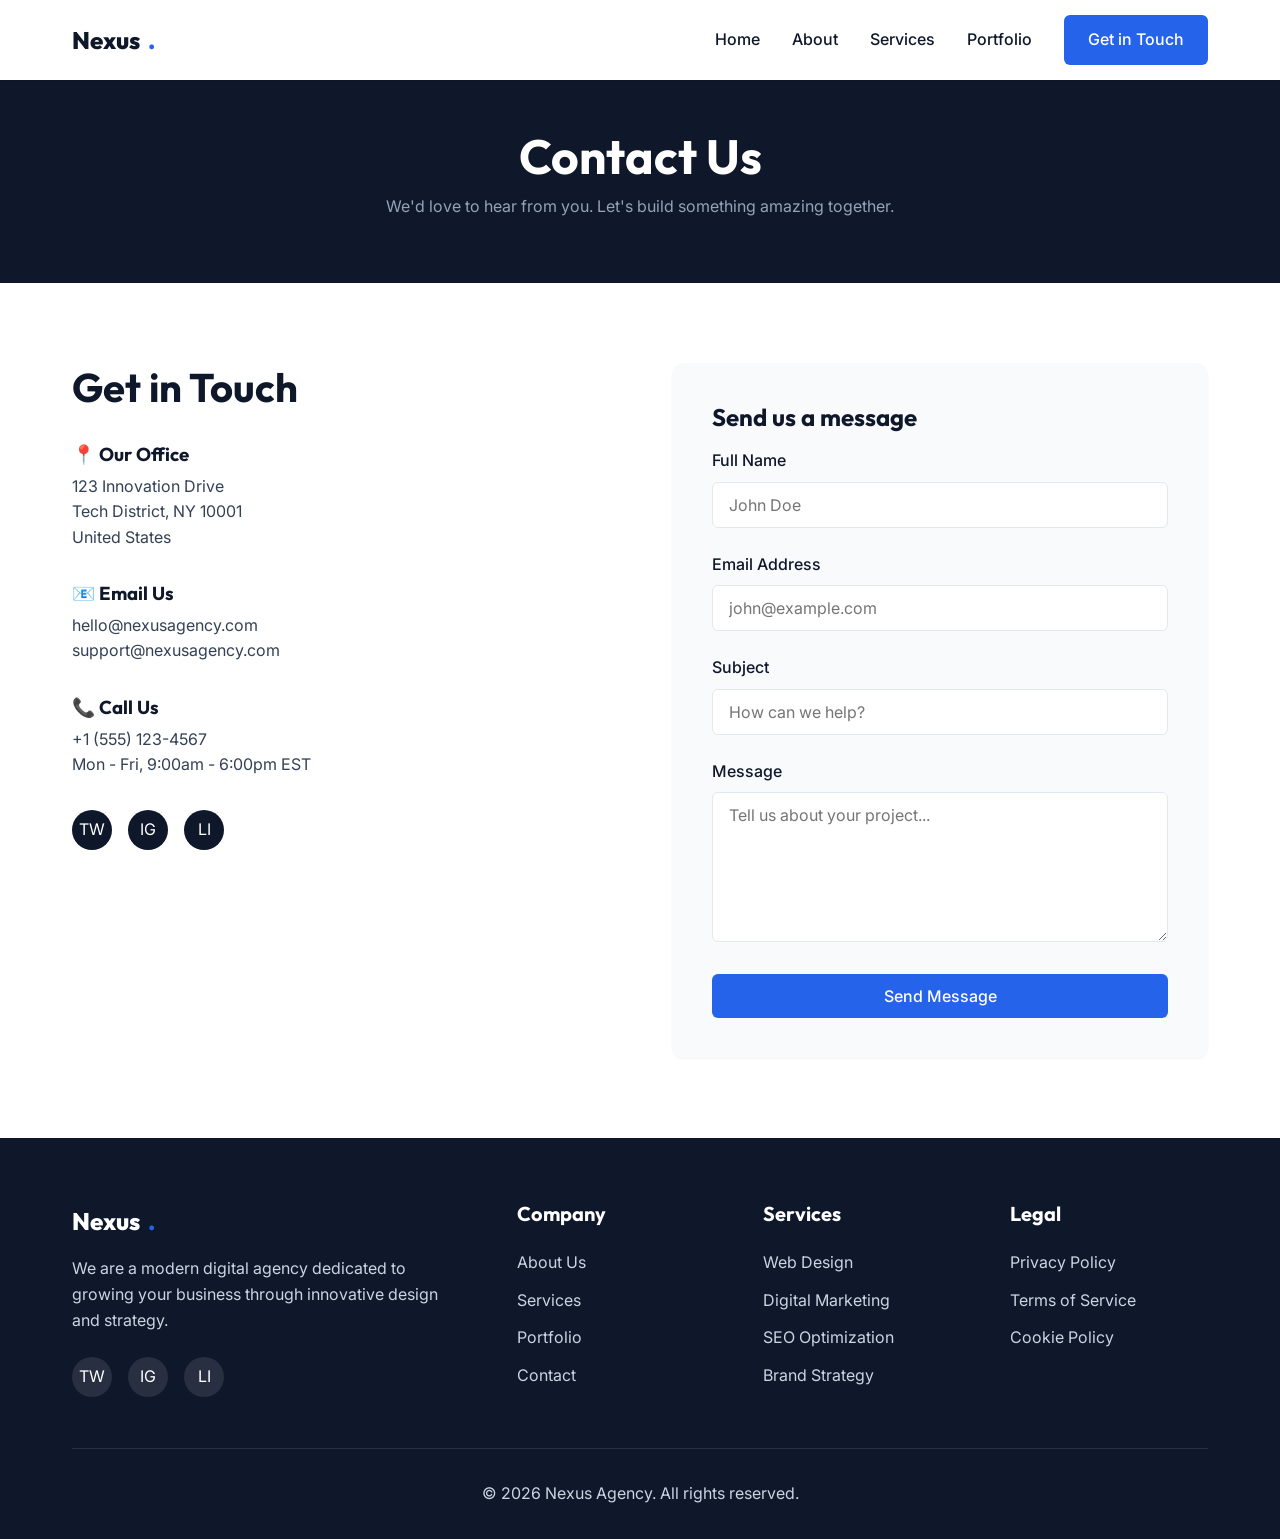
<file: contact.html>
<!DOCTYPE html>
<html lang="en">
<head>
    <meta charset="UTF-8">
    <meta name="viewport" content="width=device-width, initial-scale=1.0">
    <title>Contact Us | Nexus</title>
    <meta name="description" content="Get in touch with Nexus for your web design, development, and marketing needs.">
    <link rel="stylesheet" href="css/style.css">
</head>
<body>
    <header class="header">
        <div class="container navbar">
            <div class="logo">
                <a href="index.html">Nexus<span>.</span></a>
            </div>
            <nav class="nav-links">
                <a href="index.html">Home</a>
                <a href="about.html">About</a>
                <a href="services.html">Services</a>
                <a href="portfolio.html">Portfolio</a>
                <a href="contact.html" class="active btn btn-primary" style="color: white">Get in Touch</a>
            </nav>
            <button class="mobile-menu-btn">☰</button>
        </div>
    </header>

    <main>
        <!-- Page Header -->
        <section class="page-header">
            <div class="container fade-in">
                <h1>Contact Us</h1>
                <p>We'd love to hear from you. Let's build something amazing together.</p>
            </div>
        </section>

        <!-- Contact Section -->
        <section class="section">
            <div class="container">
                <div class="grid grid-2" style="gap: 4rem;">
                    
                    <!-- Contact Info -->
                    <div class="fade-in">
                        <h2 class="section-title" style="text-align: left; margin-bottom: 2rem;">Get in Touch</h2>
                        
                        <div class="mb-8">
                            <h3 style="color: var(--color-primary); margin-bottom: 0.5rem; font-family: var(--font-heading);">📍 Our Office</h3>
                            <p>123 Innovation Drive<br>Tech District, NY 10001<br>United States</p>
                        </div>
                        
                        <div class="mb-8">
                            <h3 style="color: var(--color-primary); margin-bottom: 0.5rem; font-family: var(--font-heading);">📧 Email Us</h3>
                            <p><a href="mailto:hello@nexusagency.com" style="color: var(--color-secondary);">hello@nexusagency.com</a><br>
                            <a href="mailto:support@nexusagency.com" style="color: var(--color-secondary);">support@nexusagency.com</a></p>
                        </div>
                        
                        <div class="mb-8">
                            <h3 style="color: var(--color-primary); margin-bottom: 0.5rem; font-family: var(--font-heading);">📞 Call Us</h3>
                            <p><a href="tel:+15551234567" style="color: var(--color-secondary);">+1 (555) 123-4567</a><br>
                            Mon - Fri, 9:00am - 6:00pm EST</p>
                        </div>
                        
                        <div class="social-links" style="margin-top: 2rem;">
                            <a href="#" style="background: var(--color-primary);"><span style="color: white;">TW</span></a>
                            <a href="#" style="background: var(--color-primary);"><span style="color: white;">IG</span></a>
                            <a href="#" style="background: var(--color-primary);"><span style="color: white;">LI</span></a>
                        </div>
                    </div>
                    
                    <!-- Contact Form -->
                    <div class="card fade-in" style="background: var(--color-light); border: none;">
                        <h3 class="mb-4" style="font-size: 1.5rem;">Send us a message</h3>
                        <form action="#" method="POST" onsubmit="event.preventDefault(); alert('Message sent successfully! (This is a demo)');">
                            <div class="form-group">
                                <label for="name" class="form-label">Full Name</label>
                                <input type="text" id="name" name="name" class="form-control" placeholder="John Doe" required>
                            </div>
                            
                            <div class="form-group">
                                <label for="email" class="form-label">Email Address</label>
                                <input type="email" id="email" name="email" class="form-control" placeholder="john@example.com" required>
                            </div>
                            
                            <div class="form-group">
                                <label for="subject" class="form-label">Subject</label>
                                <input type="text" id="subject" name="subject" class="form-control" placeholder="How can we help?" required>
                            </div>
                            
                            <div class="form-group">
                                <label for="message" class="form-label">Message</label>
                                <textarea id="message" name="message" class="form-control" placeholder="Tell us about your project..." required></textarea>
                            </div>
                            
                            <button type="submit" class="btn btn-primary" style="width: 100%;">Send Message</button>
                        </form>
                    </div>
                    
                </div>
            </div>
        </section>

    </main>

    <footer class="footer">
        <div class="container">
            <div class="footer-top">
                <div class="footer-brand fade-in">
                    <div class="logo"><a href="index.html">Nexus<span>.</span></a></div>
                    <p>We are a modern digital agency dedicated to growing your business through innovative design and strategy.</p>
                    <div class="social-links">
                        <a href="#">TW</a>
                        <a href="#">IG</a>
                        <a href="#">LI</a>
                    </div>
                </div>
                <div class="footer-links fade-in">
                    <h4 class="footer-title">Company</h4>
                    <ul>
                        <li><a href="about.html">About Us</a></li>
                        <li><a href="services.html">Services</a></li>
                        <li><a href="portfolio.html">Portfolio</a></li>
                        <li><a href="contact.html">Contact</a></li>
                    </ul>
                </div>
                <div class="footer-links fade-in">
                    <h4 class="footer-title">Services</h4>
                    <ul>
                        <li><a href="services.html">Web Design</a></li>
                        <li><a href="services.html">Digital Marketing</a></li>
                        <li><a href="services.html">SEO Optimization</a></li>
                        <li><a href="services.html">Brand Strategy</a></li>
                    </ul>
                </div>
                <div class="footer-links fade-in">
                    <h4 class="footer-title">Legal</h4>
                    <ul>
                        <li><a href="#">Privacy Policy</a></li>
                        <li><a href="#">Terms of Service</a></li>
                        <li><a href="#">Cookie Policy</a></li>
                    </ul>
                </div>
            </div>
            <div class="footer-bottom">
                <p>&copy; 2026 Nexus Agency. All rights reserved.</p>
            </div>
        </div>
    </footer>
    <script src="js/main.js"></script>
</body>
</html>
</file>
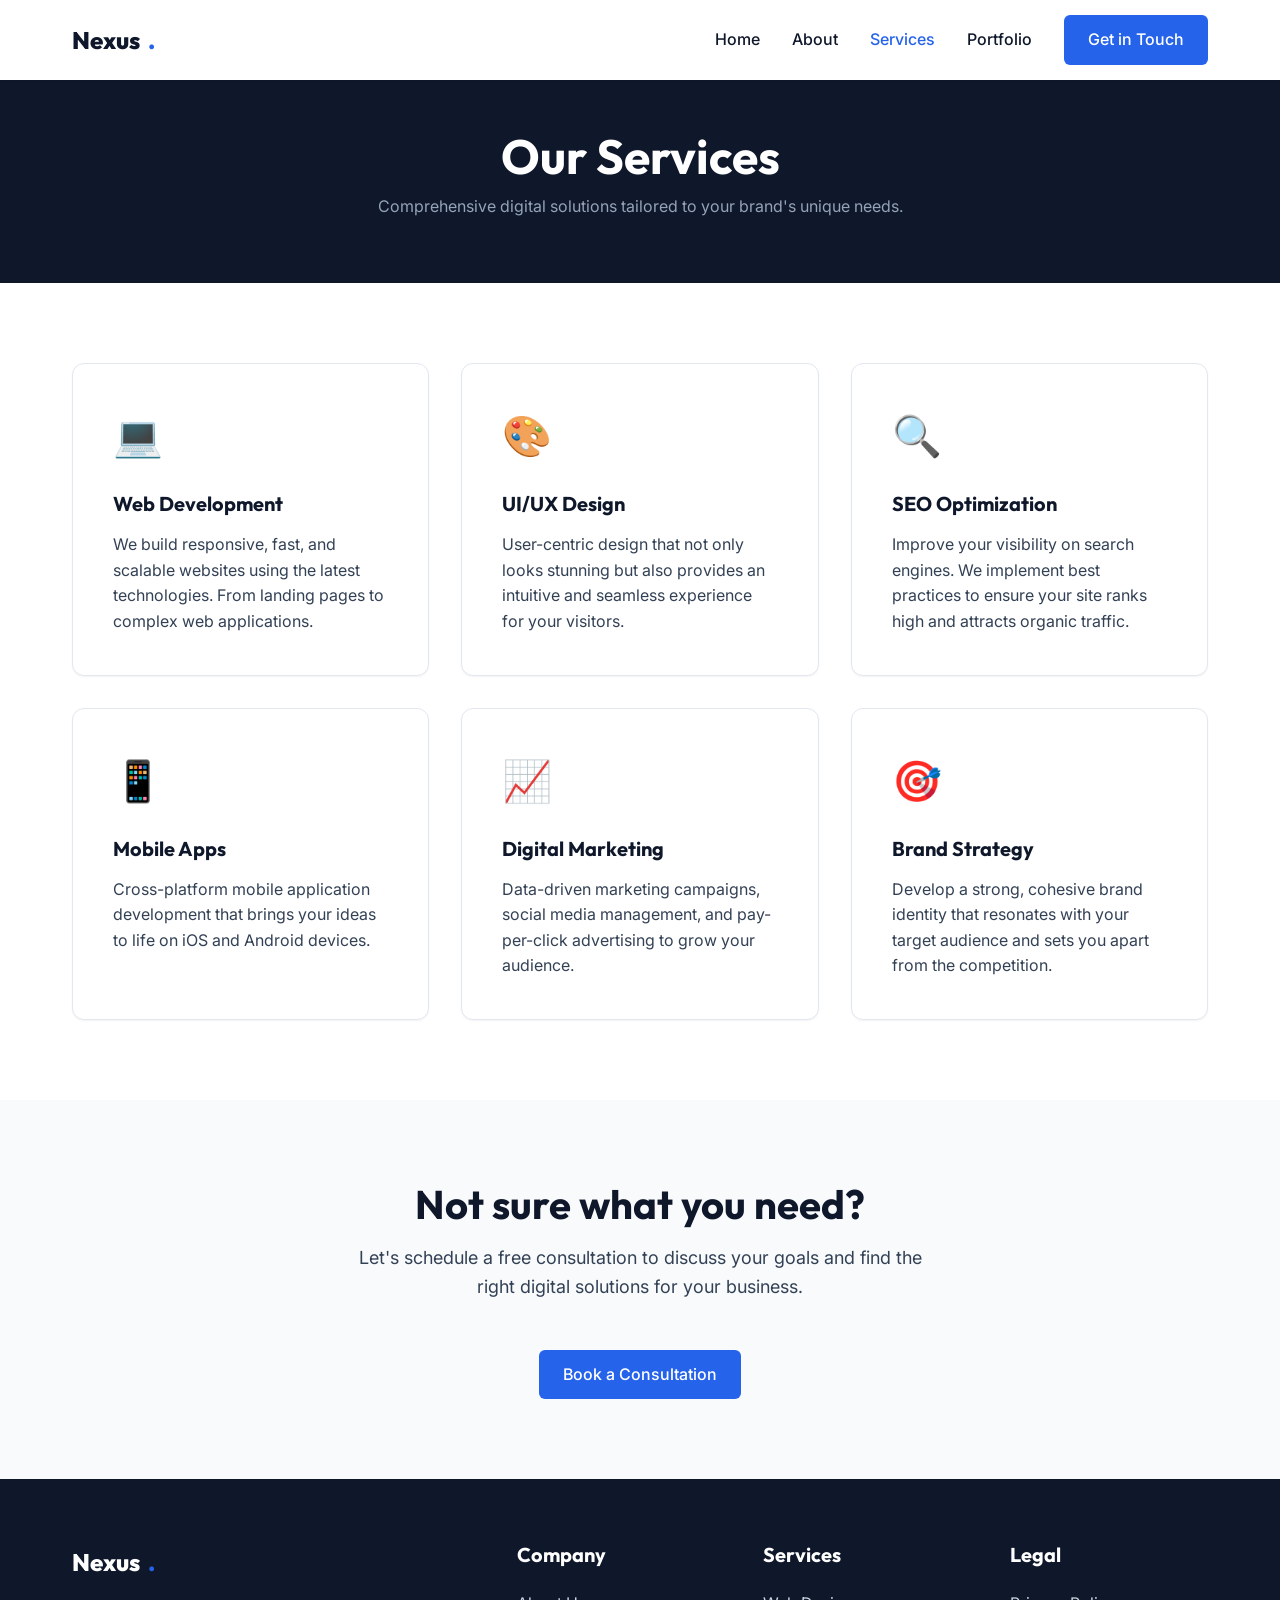
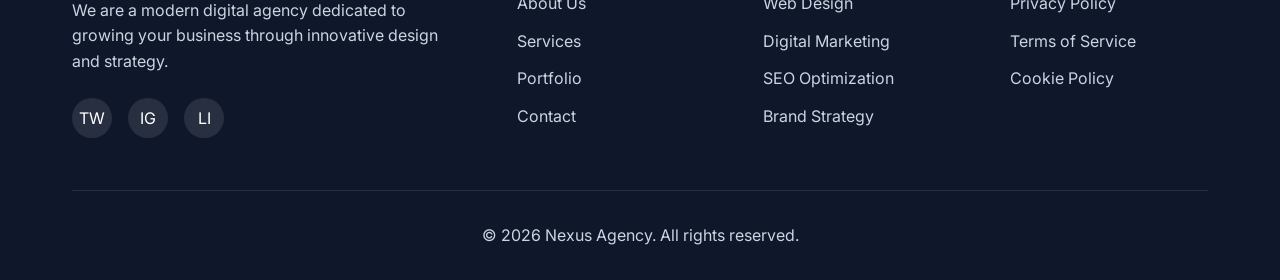
<file: services.html>
<!DOCTYPE html>
<html lang="en">
<head>
    <meta charset="UTF-8">
    <meta name="viewport" content="width=device-width, initial-scale=1.0">
    <title>Services | Nexus</title>
    <meta name="description" content="Discover our full range of digital services including web development, design, SEO, and marketing.">
    <link rel="stylesheet" href="css/style.css">
</head>
<body>
    <header class="header">
        <div class="container navbar">
            <div class="logo">
                <a href="index.html">Nexus<span>.</span></a>
            </div>
            <nav class="nav-links">
                <a href="index.html">Home</a>
                <a href="about.html">About</a>
                <a href="services.html" class="active">Services</a>
                <a href="portfolio.html">Portfolio</a>
                <a href="contact.html" class="btn btn-primary" style="color: white">Get in Touch</a>
            </nav>
            <button class="mobile-menu-btn">☰</button>
        </div>
    </header>

    <main>
        <!-- Page Header -->
        <section class="page-header">
            <div class="container fade-in">
                <h1>Our Services</h1>
                <p>Comprehensive digital solutions tailored to your brand's unique needs.</p>
            </div>
        </section>

        <!-- Services Grid -->
        <section class="section">
            <div class="container">
                <div class="grid grid-3">
                    <div class="card fade-in">
                        <div class="card-icon">💻</div>
                        <h3 class="card-title">Web Development</h3>
                        <p>We build responsive, fast, and scalable websites using the latest technologies. From landing pages to complex web applications.</p>
                    </div>
                    <div class="card fade-in">
                        <div class="card-icon">🎨</div>
                        <h3 class="card-title">UI/UX Design</h3>
                        <p>User-centric design that not only looks stunning but also provides an intuitive and seamless experience for your visitors.</p>
                    </div>
                    <div class="card fade-in">
                        <div class="card-icon">🔍</div>
                        <h3 class="card-title">SEO Optimization</h3>
                        <p>Improve your visibility on search engines. We implement best practices to ensure your site ranks high and attracts organic traffic.</p>
                    </div>
                    <div class="card fade-in">
                        <div class="card-icon">📱</div>
                        <h3 class="card-title">Mobile Apps</h3>
                        <p>Cross-platform mobile application development that brings your ideas to life on iOS and Android devices.</p>
                    </div>
                    <div class="card fade-in">
                        <div class="card-icon">📈</div>
                        <h3 class="card-title">Digital Marketing</h3>
                        <p>Data-driven marketing campaigns, social media management, and pay-per-click advertising to grow your audience.</p>
                    </div>
                    <div class="card fade-in">
                        <div class="card-icon">🎯</div>
                        <h3 class="card-title">Brand Strategy</h3>
                        <p>Develop a strong, cohesive brand identity that resonates with your target audience and sets you apart from the competition.</p>
                    </div>
                </div>
            </div>
        </section>

        <!-- Call to Action -->
        <section class="section section-bg-light" style="text-align: center;">
            <div class="container fade-in">
                <h2 class="section-title">Not sure what you need?</h2>
                <p class="section-subtitle">Let's schedule a free consultation to discuss your goals and find the right digital solutions for your business.</p>
                <a href="contact.html" class="btn btn-primary">Book a Consultation</a>
            </div>
        </section>
    </main>

    <footer class="footer">
        <div class="container">
            <div class="footer-top">
                <div class="footer-brand fade-in">
                    <div class="logo"><a href="index.html">Nexus<span>.</span></a></div>
                    <p>We are a modern digital agency dedicated to growing your business through innovative design and strategy.</p>
                    <div class="social-links">
                        <a href="#">TW</a>
                        <a href="#">IG</a>
                        <a href="#">LI</a>
                    </div>
                </div>
                <div class="footer-links fade-in">
                    <h4 class="footer-title">Company</h4>
                    <ul>
                        <li><a href="about.html">About Us</a></li>
                        <li><a href="services.html">Services</a></li>
                        <li><a href="portfolio.html">Portfolio</a></li>
                        <li><a href="contact.html">Contact</a></li>
                    </ul>
                </div>
                <div class="footer-links fade-in">
                    <h4 class="footer-title">Services</h4>
                    <ul>
                        <li><a href="services.html">Web Design</a></li>
                        <li><a href="services.html">Digital Marketing</a></li>
                        <li><a href="services.html">SEO Optimization</a></li>
                        <li><a href="services.html">Brand Strategy</a></li>
                    </ul>
                </div>
                <div class="footer-links fade-in">
                    <h4 class="footer-title">Legal</h4>
                    <ul>
                        <li><a href="#">Privacy Policy</a></li>
                        <li><a href="#">Terms of Service</a></li>
                        <li><a href="#">Cookie Policy</a></li>
                    </ul>
                </div>
            </div>
            <div class="footer-bottom">
                <p>&copy; 2026 Nexus Agency. All rights reserved.</p>
            </div>
        </div>
    </footer>
    <script src="js/main.js"></script>
</body>
</html>
</file>
<file: css/style.css>
@import url('https://fonts.googleapis.com/css2?family=Inter:wght@400;500;600&family=Outfit:wght@400;600;700;800&display=swap');

:root {
  /* Colors */
  --color-primary: #0f172a;    /* slate-900 */
  --color-secondary: #334155;  /* slate-700 */
  --color-accent: #2563eb;     /* blue-600 */
  --color-accent-hover: #1d4ed8; /* blue-700 */
  --color-light: #f8fafc;      /* slate-50 */
  --color-white: #ffffff;
  --color-border: #e2e8f0;     /* slate-200 */
  
  /* Typography */
  --font-body: 'Inter', sans-serif;
  --font-heading: 'Outfit', sans-serif;
  
  /* Layout */
  --container-width: 1200px;
  --header-height: 80px;
  
  /* Transitions */
  --transition-fast: 0.2s ease;
  --transition-normal: 0.3s ease;
  --transition-slow: 0.5s ease;
  
  /* Shadows */
  --shadow-sm: 0 1px 2px 0 rgb(0 0 0 / 0.05);
  --shadow-md: 0 4px 6px -1px rgb(0 0 0 / 0.1), 0 2px 4px -2px rgb(0 0 0 / 0.1);
  --shadow-lg: 0 10px 15px -3px rgb(0 0 0 / 0.1), 0 4px 6px -4px rgb(0 0 0 / 0.1);
}

/* =========================================
   Reset & Base Styles
   ========================================= */
* {
  margin: 0;
  padding: 0;
  box-sizing: border-box;
}

html {
  scroll-behavior: smooth;
}

body {
  font-family: var(--font-body);
  color: var(--color-secondary);
  background-color: var(--color-white);
  line-height: 1.6;
  font-size: 16px;
  overflow-x: hidden;
}

h1, h2, h3, h4, h5, h6 {
  font-family: var(--font-heading);
  color: var(--color-primary);
  font-weight: 700;
  line-height: 1.2;
}

a {
  text-decoration: none;
  color: var(--color-accent);
  transition: color var(--transition-fast);
}

a:hover {
  color: var(--color-accent-hover);
}

ul {
  list-style: none;
}

img {
  max-width: 100%;
  height: auto;
  display: block;
}

/* =========================================
   Layout Components
   ========================================= */
.container {
  width: 100%;
  max-width: var(--container-width);
  margin: 0 auto;
  padding: 0 2rem;
}

.section {
  padding: 5rem 0;
}

.section-bg-light {
  background-color: var(--color-light);
}

.section-title {
  text-align: center;
  font-size: 2.5rem;
  margin-bottom: 1rem;
}

.section-subtitle {
  text-align: center;
  color: var(--color-secondary);
  max-width: 600px;
  margin: 0 auto 3rem auto;
  font-size: 1.125rem;
}

/* =========================================
   Buttons
   ========================================= */
.btn {
  display: inline-block;
  padding: 0.75rem 1.5rem;
  font-weight: 500;
  border-radius: 0.375rem;
  text-align: center;
  cursor: pointer;
  transition: all var(--transition-normal);
  border: none;
  font-family: var(--font-body);
  font-size: 1rem;
}

.btn-primary {
  background-color: var(--color-accent);
  color: var(--color-white);
}

.btn-primary:hover {
  background-color: var(--color-accent-hover);
  color: var(--color-white);
  transform: translateY(-2px);
  box-shadow: var(--shadow-md);
}

.btn-outline {
  background-color: transparent;
  color: var(--color-accent);
  border: 2px solid var(--color-accent);
}

.btn-outline:hover {
  background-color: var(--color-accent);
  color: var(--color-white);
  transform: translateY(-2px);
}

/* =========================================
   Header & Navbar
   ========================================= */
.header {
  position: fixed;
  top: 0;
  left: 0;
  width: 100%;
  height: var(--header-height);
  background-color: var(--color-white);
  box-shadow: var(--shadow-sm);
  z-index: 1000;
  transition: background-color var(--transition-normal), box-shadow var(--transition-normal);
}

.header.transparent {
  background-color: transparent;
  box-shadow: none;
}

.header.scrolled {
  background-color: rgba(255, 255, 255, 0.95);
  backdrop-filter: blur(10px);
  box-shadow: var(--shadow-sm);
}

.navbar {
  display: flex;
  justify-content: space-between;
  align-items: center;
  height: 100%;
}

.logo a {
  font-family: var(--font-heading);
  font-size: 1.5rem;
  font-weight: 800;
  color: var(--color-primary);
  display: flex;
  align-items: center;
  gap: 0.5rem;
}

.logo span {
  color: var(--color-accent);
}

.nav-links {
  display: flex;
  gap: 2rem;
  align-items: center;
}

.nav-links a {
  color: var(--color-primary);
  font-weight: 500;
  font-size: 1rem;
}

.nav-links a:hover,
.nav-links a.active {
  color: var(--color-accent);
}

/* Mobile Menu Toggle */
.mobile-menu-btn {
  display: none;
  font-size: 1.5rem;
  color: var(--color-primary);
  cursor: pointer;
  background: none;
  border: none;
}

/* =========================================
   Hero Section
   ========================================= */
.hero {
  height: 100vh;
  min-height: 600px;
  display: flex;
  align-items: center;
  position: relative;
  overflow: hidden;
  margin-top: 0;
  padding-top: var(--header-height);
  background-color: var(--color-light);
}

.hero::after {
  content: '';
  position: absolute;
  top: 0; left: 0; width: 100%; height: 100%;
  background: linear-gradient(135deg, rgba(15,23,42,0.9) 0%, rgba(37,99,235,0.8) 100%);
  z-index: 1;
}

.hero-image {
  position: absolute;
  top: 0; left: 0; width: 100%; height: 100%;
  object-fit: cover;
  z-index: 0;
}

.hero-content {
  position: relative;
  z-index: 2;
  text-align: center;
  color: var(--color-white);
  max-width: 800px;
  margin: 0 auto;
}

.hero-title {
  font-size: 4rem;
  color: var(--color-white);
  margin-bottom: 1.5rem;
  font-weight: 800;
}

.hero-subtitle {
  font-size: 1.25rem;
  margin-bottom: 2.5rem;
  opacity: 0.9;
}

.hero-buttons {
  display: flex;
  gap: 1rem;
  justify-content: center;
}

.hero-buttons .btn-outline {
  border-color: var(--color-white);
  color: var(--color-white);
}

.hero-buttons .btn-outline:hover {
  background-color: var(--color-white);
  color: var(--color-primary);
}

/* Page Header (for inner pages) */
.page-header {
  padding: 8rem 0 4rem;
  background-color: var(--color-primary);
  color: var(--color-white);
  text-align: center;
}
.page-header h1 {
  color: var(--color-white);
  font-size: 3rem;
  margin-bottom: 0.5rem;
}
.page-header p {
  color: #94a3b8; /* slate-400 */
}

/* =========================================
   Cards (Services, Portfolio, Features)
   ========================================= */
.grid {
  display: grid;
  gap: 2rem;
}

.grid-3 { grid-template-columns: repeat(3, 1fr); }
.grid-2 { grid-template-columns: repeat(2, 1fr); }

.card {
  background: var(--color-white);
  border-radius: 0.75rem;
  padding: 2.5rem;
  box-shadow: var(--shadow-sm);
  transition: all var(--transition-normal);
  border: 1px solid var(--color-border);
}

.card:hover {
  transform: translateY(-5px);
  box-shadow: var(--shadow-lg);
  border-color: var(--color-accent);
}

.card-icon {
  font-size: 2.5rem;
  color: var(--color-accent);
  margin-bottom: 1.5rem;
}

.card-title {
  font-size: 1.25rem;
  margin-bottom: 1rem;
}

/* Portfolio Item */
.portfolio-item {
  position: relative;
  border-radius: 0.75rem;
  overflow: hidden;
  box-shadow: var(--shadow-md);
  group: true;
}

.portfolio-img {
  width: 100%;
  height: 300px;
  object-fit: cover;
  transition: transform var(--transition-slow);
}

.portfolio-overlay {
  position: absolute;
  top: 0; left: 0; width: 100%; height: 100%;
  background: rgba(15, 23, 42, 0.8);
  display: flex;
  flex-direction: column;
  justify-content: center;
  align-items: center;
  opacity: 0;
  transition: opacity var(--transition-normal);
  color: var(--color-white);
  padding: 2rem;
  text-align: center;
}

.portfolio-item:hover .portfolio-img {
  transform: scale(1.1);
}

.portfolio-item:hover .portfolio-overlay {
  opacity: 1;
}

.portfolio-overlay h3 {
  color: var(--color-white);
  margin-bottom: 0.5rem;
}

/* =========================================
   Forms & Contact
   ========================================= */
.form-group {
  margin-bottom: 1.5rem;
}

.form-label {
  display: block;
  margin-bottom: 0.5rem;
  font-weight: 500;
  color: var(--color-primary);
}

.form-control {
  width: 100%;
  padding: 0.75rem 1rem;
  border: 1px solid var(--color-border);
  border-radius: 0.375rem;
  font-family: var(--font-body);
  font-size: 1rem;
  transition: border-color var(--transition-fast);
}

.form-control:focus {
  outline: none;
  border-color: var(--color-accent);
  box-shadow: 0 0 0 3px rgba(37, 99, 235, 0.1);
}

textarea.form-control {
  min-height: 150px;
  resize: vertical;
}

/* =========================================
   Footer
   ========================================= */
.footer {
  background-color: var(--color-primary);
  color: #cbd5e1; /* slate-300 */
  padding: 4rem 0 2rem;
}

.footer-top {
  display: grid;
  grid-template-columns: 2fr 1fr 1fr 1fr;
  gap: 3rem;
  margin-bottom: 3rem;
}

.footer-brand .logo a {
  color: var(--color-white);
  margin-bottom: 1rem;
  display: inline-flex;
}

.footer-brand p {
  margin-bottom: 1.5rem;
}

.social-links {
  display: flex;
  gap: 1rem;
}

.social-links a {
  color: var(--color-white);
  background: rgba(255,255,255,0.1);
  width: 40px;
  height: 40px;
  border-radius: 50%;
  display: flex;
  align-items: center;
  justify-content: center;
  transition: all var(--transition-normal);
}

.social-links a:hover {
  background: var(--color-accent);
  transform: translateY(-3px);
}

.footer-title {
  color: var(--color-white);
  font-size: 1.25rem;
  margin-bottom: 1.5rem;
}

.footer-links li {
  margin-bottom: 0.75rem;
}

.footer-links a {
  color: #cbd5e1;
}

.footer-links a:hover {
  color: var(--color-accent);
  padding-left: 5px;
}

.footer-bottom {
  text-align: center;
  padding-top: 2rem;
  border-top: 1px solid rgba(255,255,255,0.1);
}

/* =========================================
   Animations & Utilities
   ========================================= */
.fade-in {
  opacity: 0;
  transform: translateY(30px);
  transition: opacity 0.8s ease, transform 0.8s ease;
}

.fade-in.visible {
  opacity: 1;
  transform: translateY(0);
}

.text-center { text-align: center; }
.mt-2 { margin-top: 0.5rem; }
.mt-4 { margin-top: 1rem; }
.mb-2 { margin-bottom: 0.5rem; }
.mb-4 { margin-bottom: 1rem; }
.mb-8 { margin-bottom: 2rem; }

/* =========================================
   Responsive Design
   ========================================= */
@media (max-width: 992px) {
  .hero-title { font-size: 3rem; }
  .grid-3 { grid-template-columns: repeat(2, 1fr); }
  .footer-top { grid-template-columns: 1fr 1fr; }
}

@media (max-width: 768px) {
  .nav-links {
    position: fixed;
    top: var(--header-height);
    left: -100%;
    width: 100%;
    height: calc(100vh - var(--header-height));
    background-color: var(--color-white);
    flex-direction: column;
    padding: 2rem;
    transition: left var(--transition-normal);
    box-shadow: var(--shadow-md);
  }
  
  .nav-links.active {
    left: 0;
  }
  
  .mobile-menu-btn {
    display: block;
  }
  
  .grid-2, .grid-3 {
    grid-template-columns: 1fr;
  }
  
  .hero-title { font-size: 2.5rem; }
  .footer-top { grid-template-columns: 1fr; }
}
</file>
